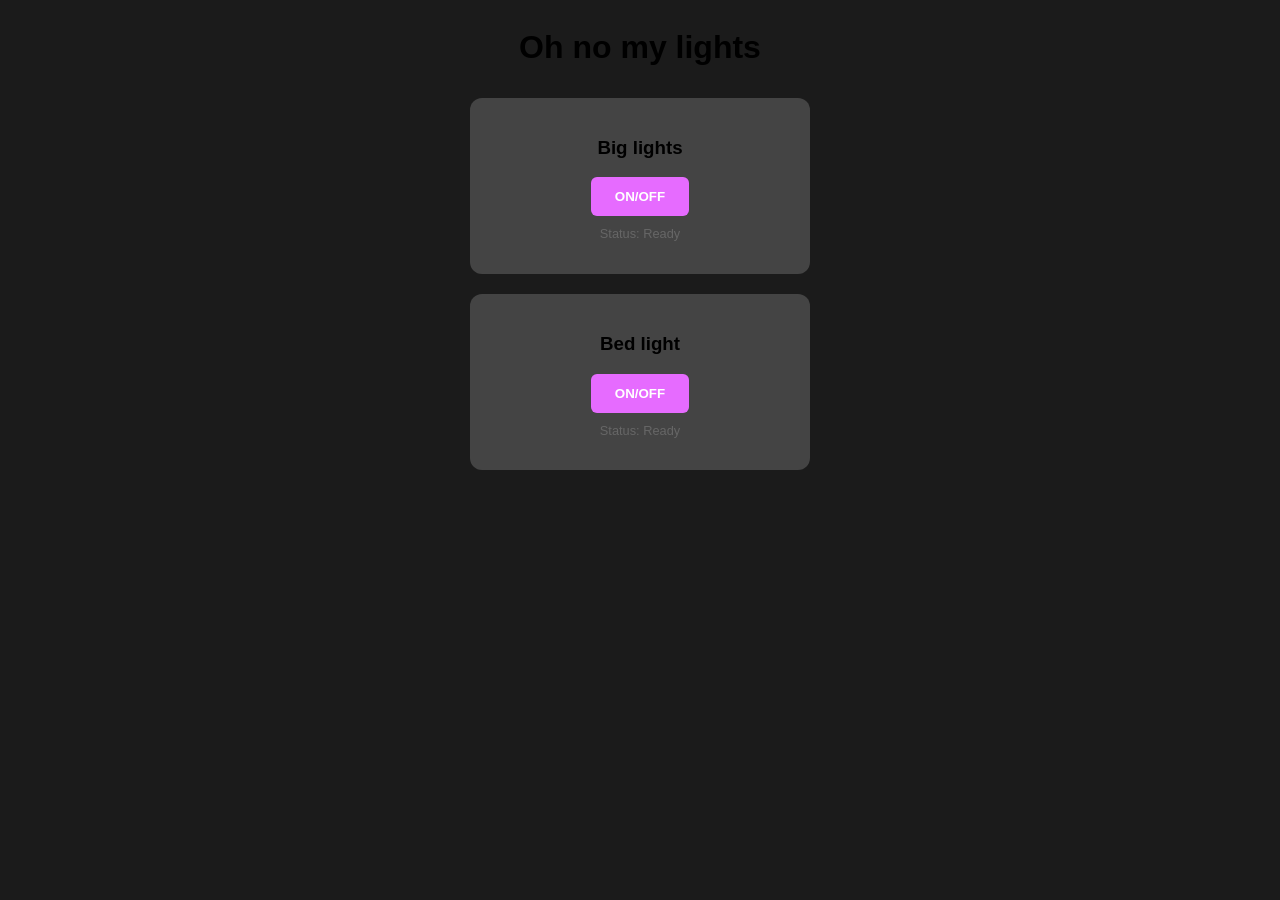
<file: lights/index.html>
<!DOCTYPE html>
<html lang="en">
<head>
    <meta charset="UTF-8">
    <meta name="viewport" content="width=device-width, initial-scale=1.0">
    <title>:3</title>
    <style>
        body { font-family: sans-serif; display: flex; flex-direction: column; align-items: center; background: #1b1b1b; }
        .card { background: rgb(68, 68, 68); padding: 20px; border-radius: 12px; shadow: 0 4px 6px rgba(0,0,0,0.1); margin: 10px; width: 300px; text-align: center; }
        .btn-group { display: flex; justify-content: space-around; margin-top: 15px; }
        button { padding: 12px 24px; border: none; border-radius: 6px; cursor: pointer; font-weight: bold; transition: 0.2s; }
        .btn-switch { background-color: #e66bff; color: white; }
        button:active { transform: scale(0.95); }
        .status { font-size: 0.8em; color: #666; margin-top: 10px; }
    </style>
</head>
<body>

    <h1>Oh no my lights</h1>

    <div class="card">
        <h3>Big lights</h3>
        <div class="btn-group">
            <button class="btn-switch" onclick="control(0, 'toggle')">ON/OFF</button>
        </div>
        <p id="stat-0" class="status">Status: Ready</p>
    </div>

    <div class="card">
        <h3>Bed light</h3>
        <div class="btn-group">
            <button class="btn-switch" onclick="control(1, 'toggle')">ON/OFF</button>
        </div>
        <p id="stat-1" class="status">Status: Ready</p>
    </div>

    <script>
        const config = {
            0: { location: 'biglight', channel: 0 }, 
            1: { location: 'bedlight', channel: 0 }  
        };

        function control(id, action) {
        const device = config[id];
        const statusEl = document.getElementById(`stat-${id}`);
    
        statusEl.innerText = "Sending Command...";

        const img = new Image();
    
        img.src = `http://ryleeeee.xyz/${device.location}`;

        img.onload = () => { statusEl.innerText = "Status: Done!"; };
        img.onerror = () => { statusEl.innerText = "Status: Command Sent"; };
        }
    </script>
</body>
</html>
</file>
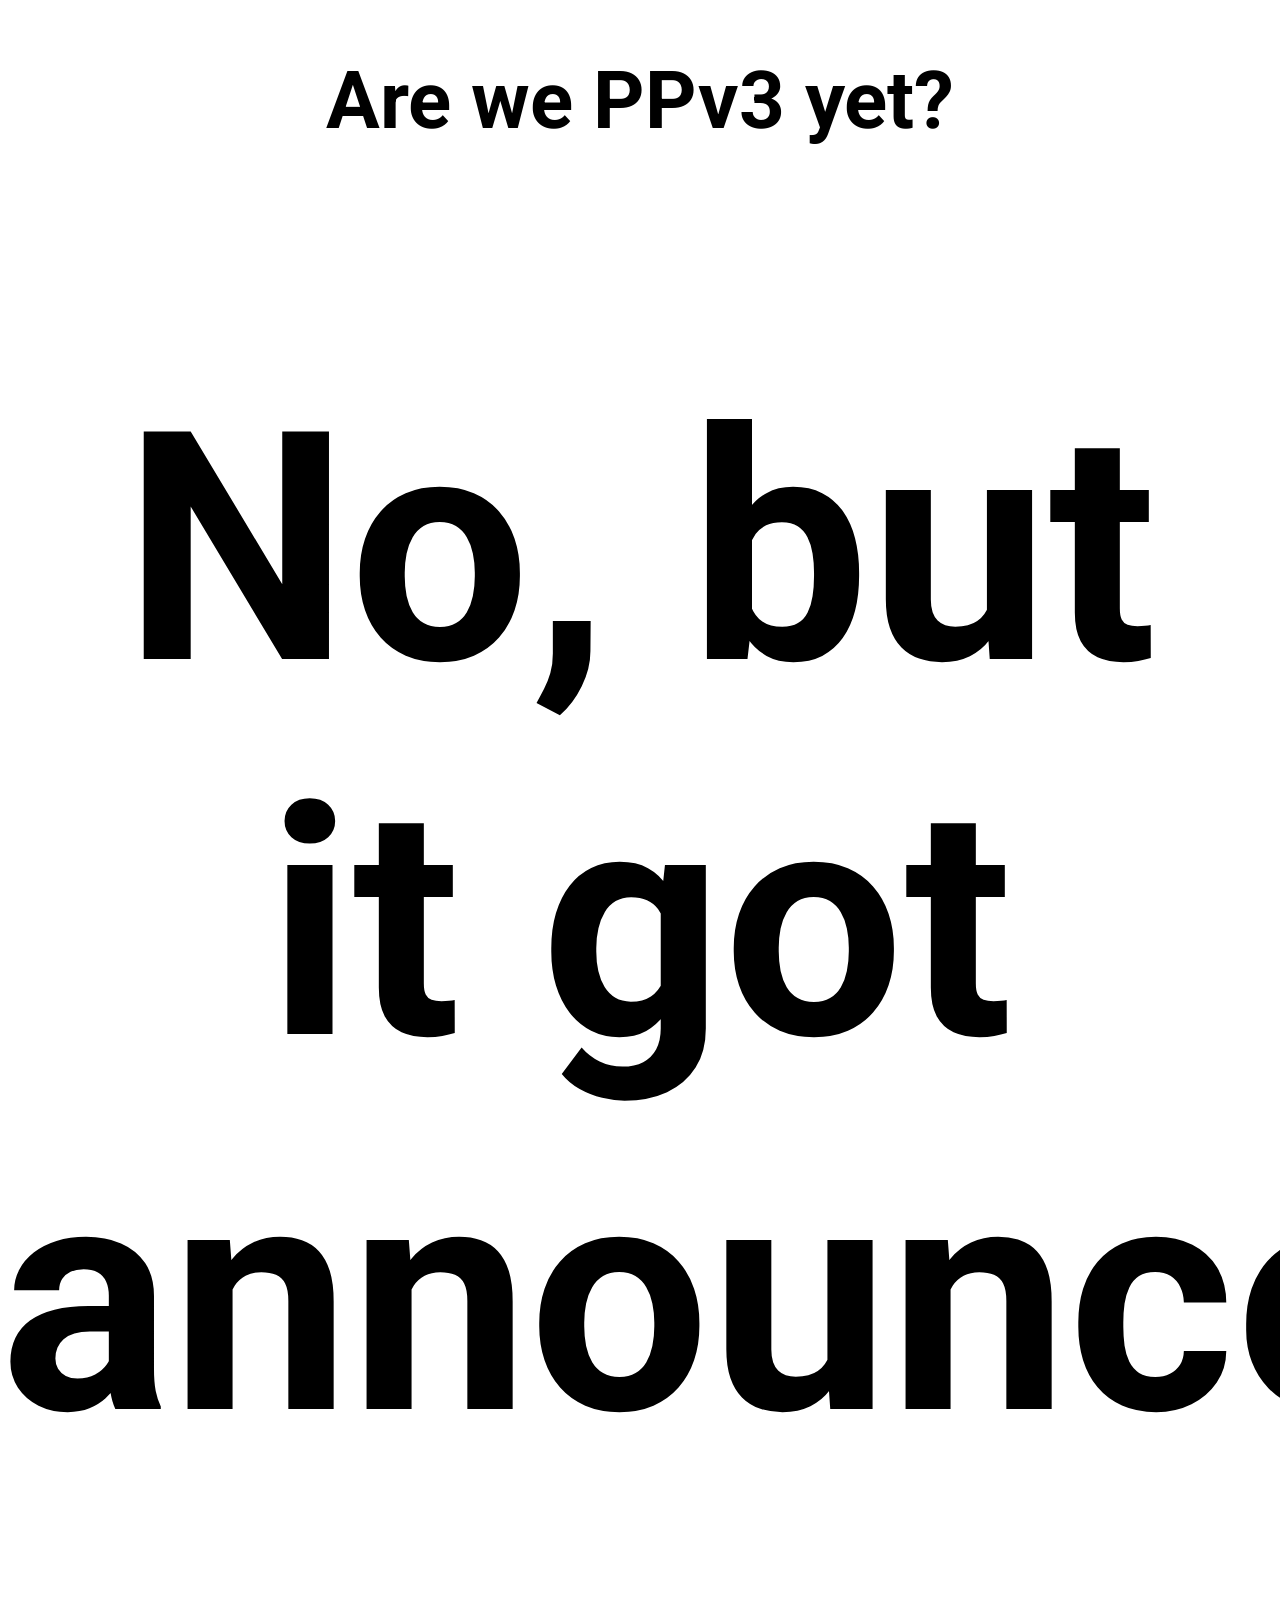
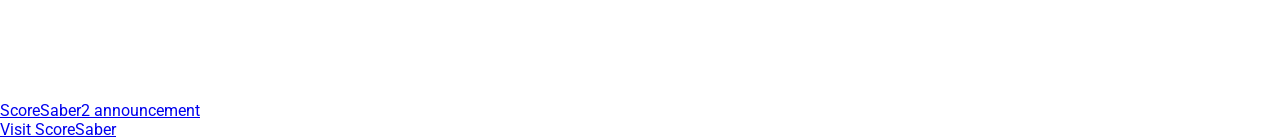
<file: ppv3/index.html>
<!DOCTYPE html>
<html>
    <head>
        <title>Are we PPv3 yet?</title>
        <meta content="Are we PPv3 yet?" property="og:title" />
        <meta content="Website to check if ScoreSaber's legendary PPv3 update is out" property="og:description" />
        <meta content="https://ppv3.ryleeeee.xyz" property="og:url" />
        <meta content="https://scoresaber.com/images/logo.svg" property="og:image" />
        <meta content="#f5da42" data-react-helmet="true" name="theme-color" />
        <link rel="stylesheet" href="styles.css">
        <link rel="icon" type="image/x-icon" href="images/favicon.png">
        <link rel="preconnect" href="https://fonts.googleapis.com">
        <link rel="preconnect" href="https://fonts.gstatic.com" crossorigin>
        <link href="https://fonts.googleapis.com/css2?family=Roboto:ital,wght@0,100..900;1,100..900&display=swap" rel="stylesheet">
    </head>
    <body>
        <h1>Are we PPv3 yet?</h1>
        <h1 class="ppv3">No, but it got announced!</h1>
        <a href="https://www.patreon.com/posts/announcing-2-157688806" class="scoresaber">ScoreSaber2 announcement</a><br>
        <a href="https://scoresaber.com/" class="scoresaber">Visit ScoreSaber</a>
    </body>
</html>
</file>
<file: ppv3/styles.css>
body {
    margin: auto;
}
.ppv3 {
    font-size: 2000%;
    font-weight: bolder;
    text-align: center;
}
h1 {
    font-family: "Roboto", sans-serif;
    font-size: 500%;
    text-align: center;
}
.bottom {
    margin-top: 1500px;
    font-family: "Roboto", sans-serif;
}
.scoresaber {
    font-family: "Roboto", sans-serif;
}
</file>
